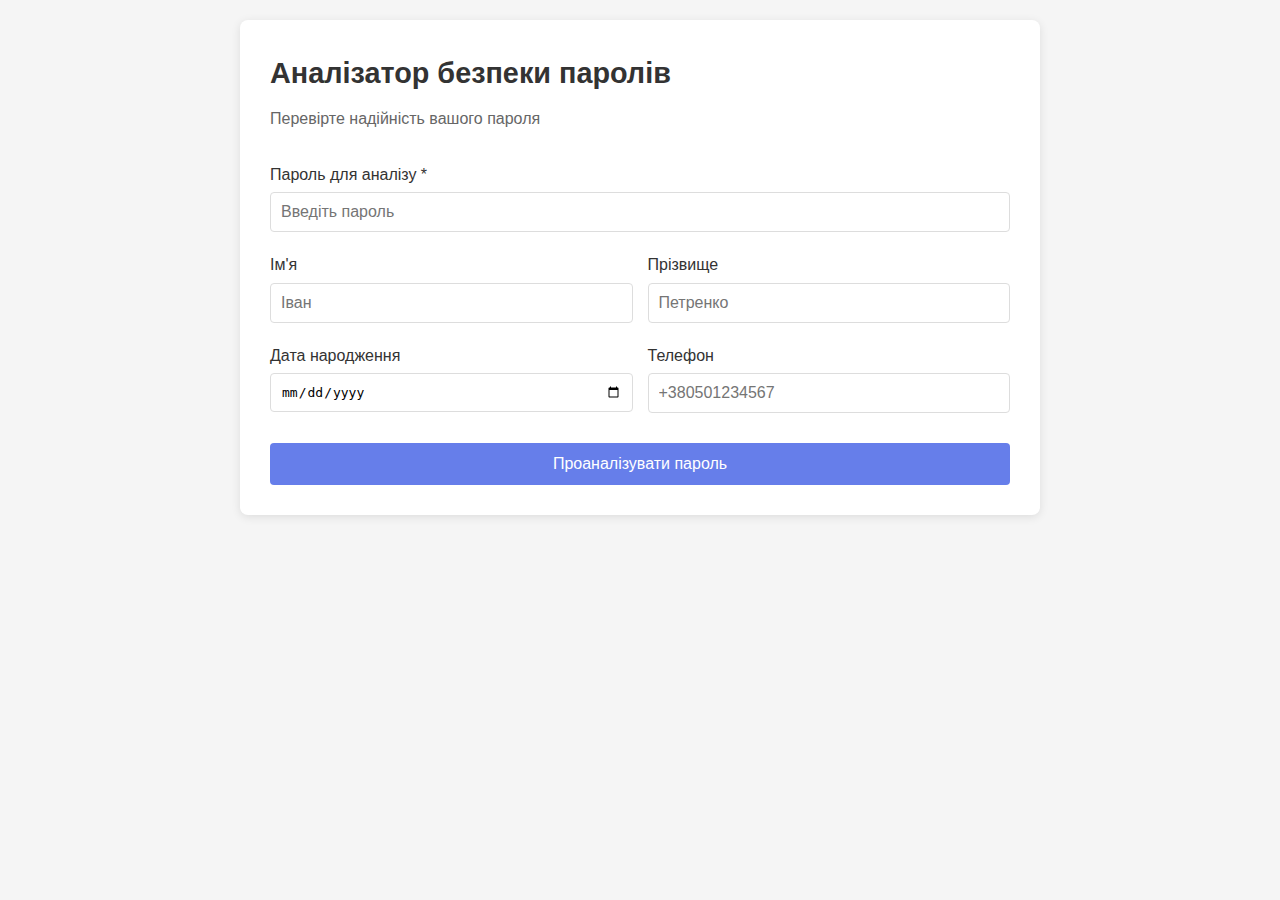
<file: lab01/index.html>
<!DOCTYPE html>
<html lang="uk">
    <head>
        <meta charset="UTF-8" />
        <meta name="viewport" content="width=device-width, initial-scale=1.0" />
        <title>Аналізатор безпеки паролів</title>
        <link rel="stylesheet" href="style.css">
    </head>
    <body>
        <div class="container">
            <h1>Аналізатор безпеки паролів</h1>
            <p class="subtitle">Перевірте надійність вашого пароля</p>

            <div class="form-group">
                <label for="password">Пароль для аналізу *</label>
                <input
                    type="text"
                    id="password"
                    placeholder="Введіть пароль"
                    required
                />
            </div>

            <div class="form-row">
                <div class="form-group">
                    <label for="firstName">Ім'я</label>
                    <input type="text" id="firstName" placeholder="Іван" />
                </div>
                <div class="form-group">
                    <label for="lastName">Прізвище</label>
                    <input type="text" id="lastName" placeholder="Петренко" />
                </div>
            </div>

            <div class="form-row">
                <div class="form-group">
                    <label for="birthDate">Дата народження</label>
                    <input type="date" id="birthDate" />
                </div>
                <div class="form-group">
                    <label for="phone">Телефон</label>
                    <input type="tel" id="phone" placeholder="+380501234567" />
                </div>
            </div>

            <button class="btn" id="analyzebtn">
                Проаналізувати пароль
            </button>

            <div class="results" id="results"></div>
        </div>

        <script defer src="script.js"></script>
    </body>
</html>
</file>
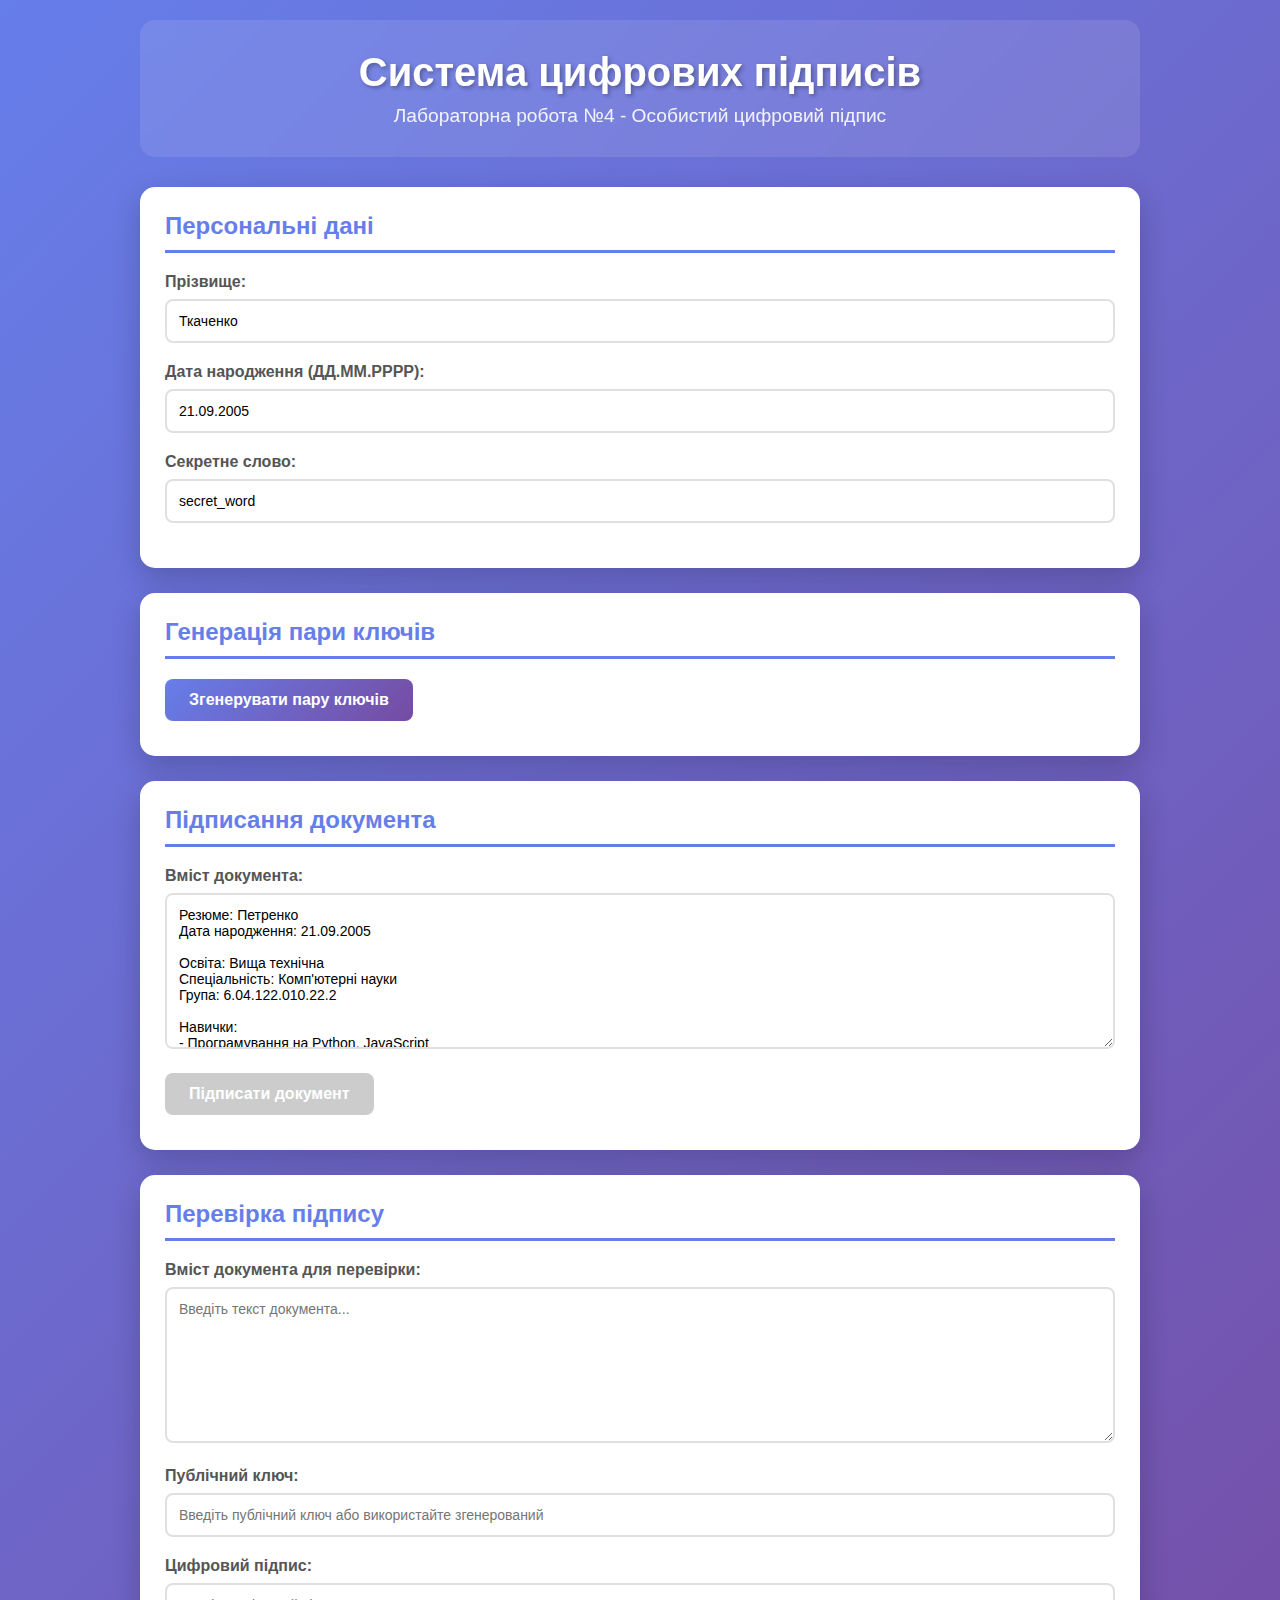
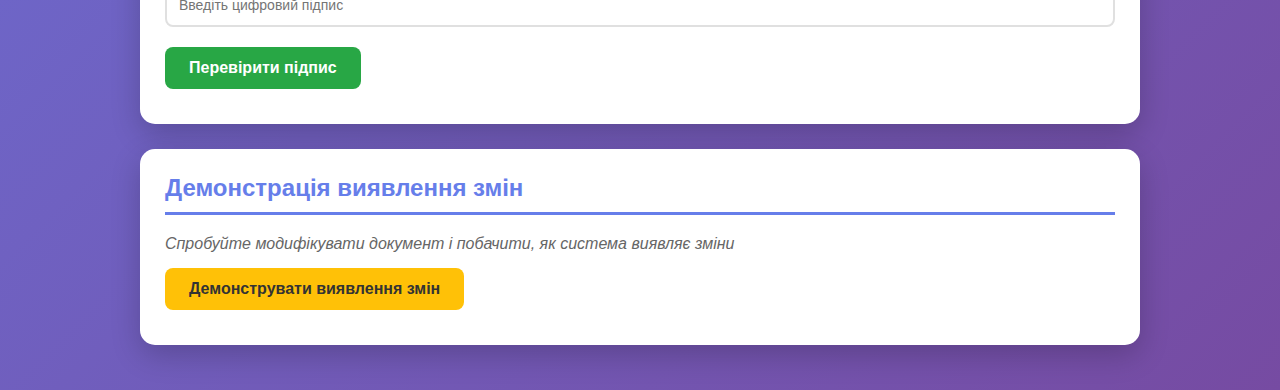
<file: lab04/index.html>
<!DOCTYPE html>
<html lang="uk">
<head>
    <meta charset="UTF-8">
    <meta name="viewport" content="width=device-width, initial-scale=1.0">
    <title>Лабораторна робота №4 - Особистий цифровий підпис</title>
    <link rel="stylesheet" href="style.css">
</head>
<body>
    <div class="container">
        <header>
            <h1>Система цифрових підписів</h1>
            <p class="subtitle">Лабораторна робота №4 - Особистий цифровий підпис</p>
        </header>

        <section class="card">
            <h2>Персональні дані</h2>
            <div class="form-group">
                <label for="name">Прізвище:</label>
                <input type="text" id="name" placeholder="Наприклад: Ткаченко" value="Ткаченко">
            </div>
            <div class="form-group">
                <label for="birthDate">Дата народження (ДД.ММ.РРРР):</label>
                <input type="text" id="birthDate" placeholder="21.09.2005" value="21.09.2005">
            </div>
            <div class="form-group">
                <label for="secretWord">Секретне слово:</label>
                <input type="text" id="secretWord" placeholder="secret_word" value="secret_word">
            </div>
        </section>

        <section class="card">
            <h2>Генерація пари ключів</h2>
            <button class="btn btn-primary" onclick="generateKeys()">Згенерувати пару ключів</button>
            <div id="keysResult" class="result-box" style="display: none;">
                <div class="key-display">
                    <div class="key-item">
                        <strong>Приватний ключ:</strong>
                        <code id="privateKey"></code>
                        <small class="warning">Не діліться цим ключем!</small>
                    </div>
                    <div class="key-item">
                        <strong>Публічний ключ:</strong>
                        <code id="publicKey"></code>
                        <small>Можна публікувати для перевірки підписів</small>
                    </div>
                </div>
                <button class="btn btn-secondary" onclick="downloadKeys()">Завантажити ключі</button>
            </div>
        </section>

        <section class="card">
            <h2>Підписання документа</h2>
            <div class="form-group">
                <label for="documentText">Вміст документа:</label>
                <textarea id="documentText" rows="8" placeholder="Введіть текст документа для підписання...">Резюме: Петренко
Дата народження: 21.09.2005

Освіта: Вища технічна
Спеціальність: Комп'ютерні науки
Група: 6.04.122.010.22.2

Навички:
- Програмування на Python, JavaScript
- Кібербезпека
- Криптографія</textarea>
            </div>
            <button class="btn btn-primary" onclick="signDocument()" id="signBtn" disabled>Підписати документ</button>
            <div id="signResult" class="result-box" style="display: none;">
                <div class="info-box">
                    <strong>Хеш документа (SHA-256):</strong>
                    <code id="documentHash"></code>
                </div>
                <div class="info-box">
                    <strong>Цифровий підпис:</strong>
                    <code id="signature"></code>
                </div>
                <button class="btn btn-secondary" onclick="downloadSignature()">Завантажити підпис</button>
            </div>
        </section>

        <section class="card">
            <h2>Перевірка підпису</h2>
            <div class="form-group">
                <label for="verifyDocumentText">Вміст документа для перевірки:</label>
                <textarea id="verifyDocumentText" rows="8" placeholder="Введіть текст документа..."></textarea>
            </div>
            <div class="form-group">
                <label for="verifyPublicKey">Публічний ключ:</label>
                <input type="text" id="verifyPublicKey" placeholder="Введіть публічний ключ або використайте згенерований">
            </div>
            <div class="form-group">
                <label for="verifySignature">Цифровий підпис:</label>
                <input type="text" id="verifySignature" placeholder="Введіть цифровий підпис">
            </div>
            <button class="btn btn-success" onclick="verifySignature()">Перевірити підпис</button>
            <div id="verifyResult" class="result-box" style="display: none;">
                <div id="verifyStatus" class="status-box"></div>
            </div>
        </section>

        <section class="card">
            <h2>Демонстрація виявлення змін</h2>
            <p class="info-text">Спробуйте модифікувати документ і побачити, як система виявляє зміни</p>
            <button class="btn btn-warning" onclick="demonstrateTampering()">Демонструвати виявлення змін</button>
            <div id="tamperResult" class="result-box" style="display: none;"></div>
        </section>
    </div>

    <script src="script.js"></script>
</body>
</html>
</file>
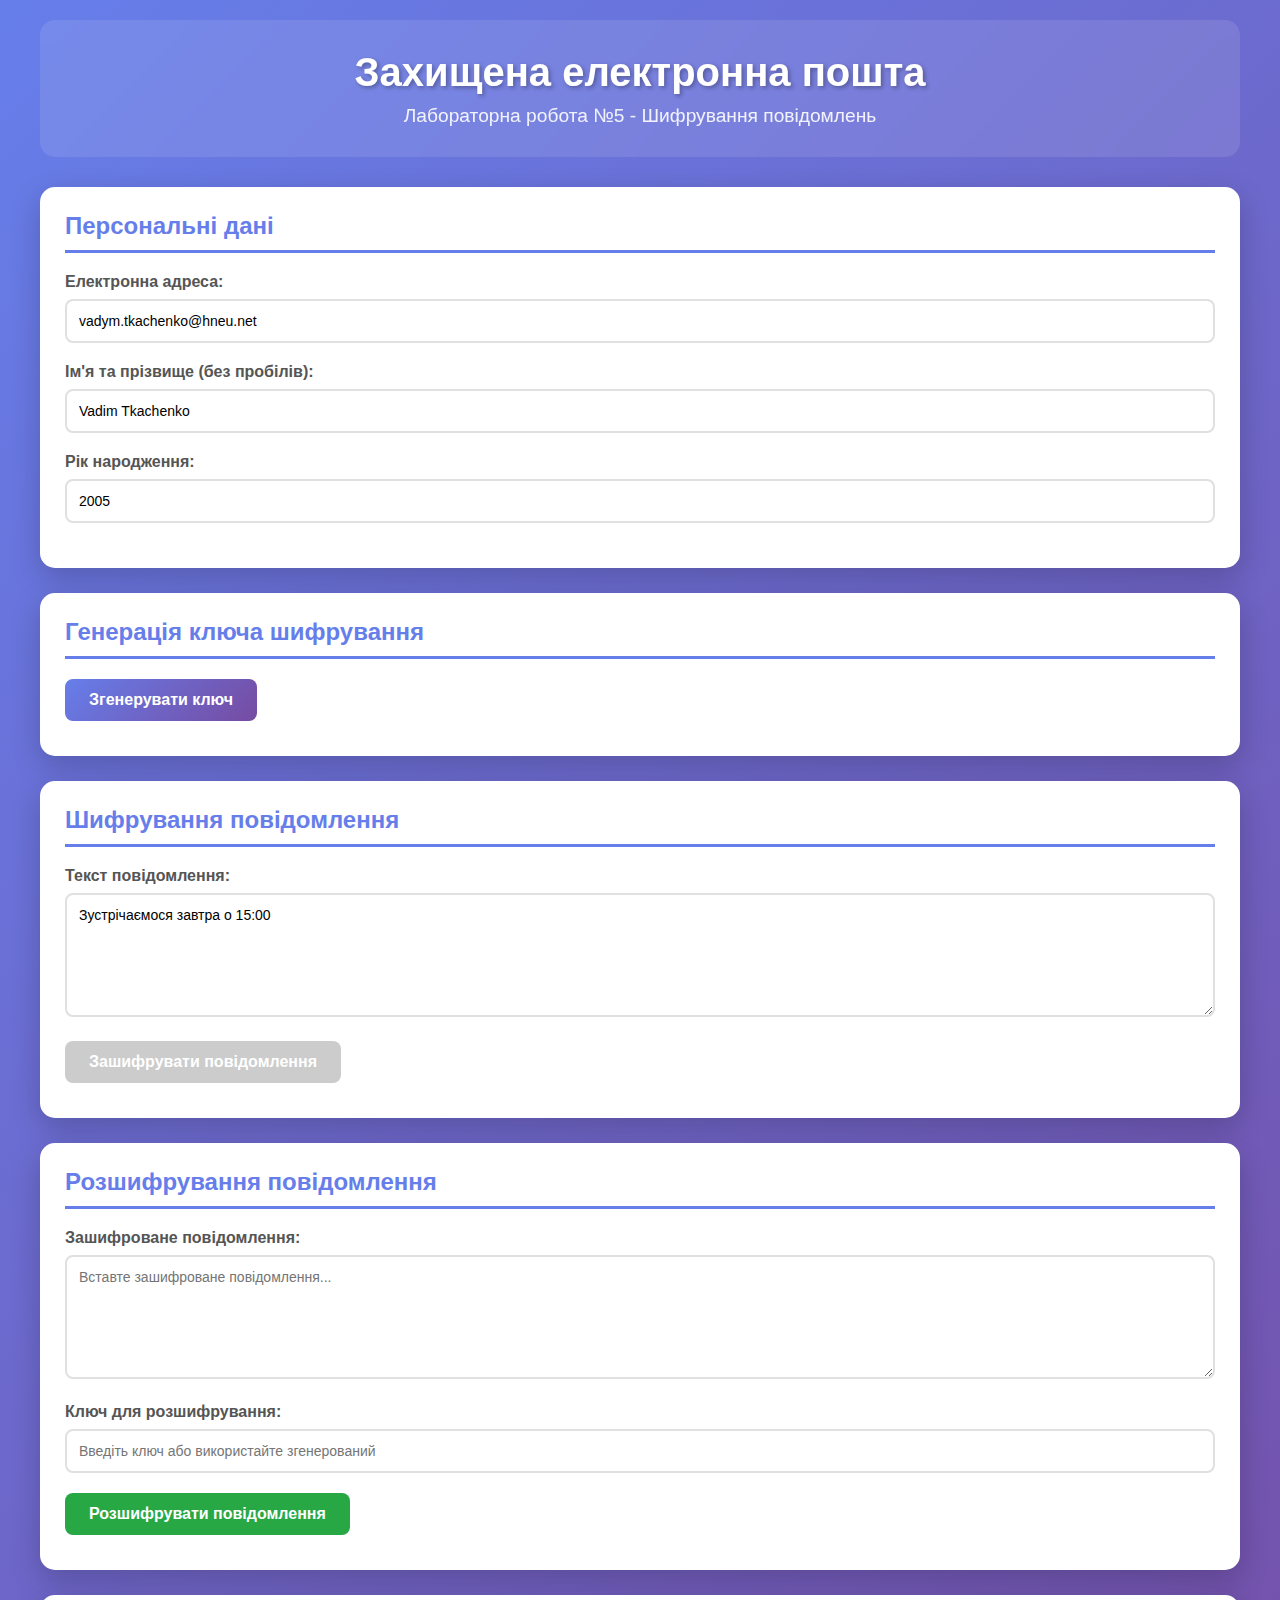
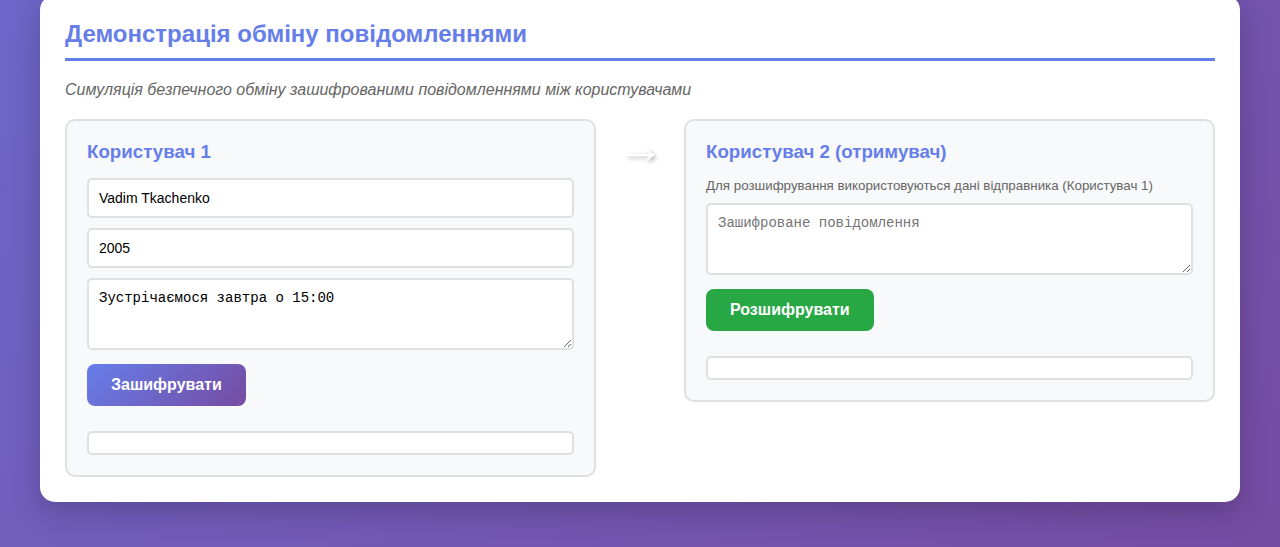
<file: lab05/index.html>
<!DOCTYPE html>
<html lang="uk">
<head>
    <meta charset="UTF-8">
    <meta name="viewport" content="width=device-width, initial-scale=1.0">
    <title>Лабораторна робота №5 - Захищена електронна пошта</title>
    <link rel="stylesheet" href="style.css">
</head>
<body>
    <div class="container">
        <header>
            <h1>Захищена електронна пошта</h1>
            <p class="subtitle">Лабораторна робота №5 - Шифрування повідомлень</p>
        </header>

        <section class="card">
            <h2>Персональні дані</h2>
            <div class="form-group">
                <label for="email">Електронна адреса:</label>
                <input type="email" id="email" placeholder="vadym.tkachenko@hneu.net" value="vadym.tkachenko@hneu.net">
            </div>
            <div class="form-group">
                <label for="name">Ім'я та прізвище (без пробілів):</label>
                <input type="text" id="name" placeholder="Vadim Tkachenko" value="Vadim Tkachenko">
            </div>
            <div class="form-group">
                <label for="year">Рік народження:</label>
                <input type="text" id="year" placeholder="2005" value="2005">
            </div>
        </section>

        <section class="card">
            <h2>Генерація ключа шифрування</h2>
            <button class="btn btn-primary" onclick="generateKey()">Згенерувати ключ</button>
            <div id="keyResult" class="result-box" style="display: none;">
                <div class="info-box">
                    <strong>Ключ шифрування:</strong>
                    <code id="encryptionKey"></code>
                    <small>Ключ генерується на основі: email + ім'я + рік</small>
                </div>
                <button class="btn btn-secondary" onclick="downloadKey()">Завантажити ключ</button>
            </div>
        </section>

        <section class="card">
            <h2>Шифрування повідомлення</h2>
            <div class="form-group">
                <label for="messageToEncrypt">Текст повідомлення:</label>
                <textarea id="messageToEncrypt" rows="6" placeholder="Введіть текст для шифрування...">Зустрічаємося завтра о 15:00</textarea>
            </div>
            <button class="btn btn-primary" onclick="encryptMessage()" id="encryptBtn" disabled>Зашифрувати повідомлення</button>
            <div id="encryptResult" class="result-box" style="display: none;">
                <div class="info-box">
                    <strong>Зашифроване повідомлення:</strong>
                    <code id="encryptedMessage"></code>
                </div>
                <button class="btn btn-secondary" onclick="copyEncrypted()">Копіювати зашифроване</button>
                <button class="btn btn-secondary" onclick="downloadEncrypted()">Завантажити як файл</button>
            </div>
        </section>

        <section class="card">
            <h2>Розшифрування повідомлення</h2>
            <div class="form-group">
                <label for="encryptedInput">Зашифроване повідомлення:</label>
                <textarea id="encryptedInput" rows="6" placeholder="Вставте зашифроване повідомлення..."></textarea>
            </div>
            <div class="form-group">
                <label for="decryptKey">Ключ для розшифрування:</label>
                <input type="text" id="decryptKey" placeholder="Введіть ключ або використайте згенерований">
            </div>
            <button class="btn btn-success" onclick="decryptMessage()">Розшифрувати повідомлення</button>
            <div id="decryptResult" class="result-box" style="display: none;">
                <div class="info-box">
                    <strong>Розшифроване повідомлення:</strong>
                    <div class="decrypted-text" id="decryptedMessage"></div>
                </div>
            </div>
        </section>

        <section class="card">
            <h2>Демонстрація обміну повідомленнями</h2>
            <p class="info-text">Симуляція безпечного обміну зашифрованими повідомленнями між користувачами</p>
            <div class="demo-section">
                <div class="demo-user">
                    <h3>Користувач 1</h3>
                    <input type="text" id="user1Name" placeholder="Ім'я" value="Vadim Tkachenko">
                    <input type="text" id="user1Year" placeholder="Рік" value="2005">
                    <textarea id="user1Message" rows="3" placeholder="Повідомлення">Зустрічаємося завтра о 15:00</textarea>
                    <button class="btn btn-primary" onclick="demoEncrypt(1)">Зашифрувати</button>
                    <div id="user1Result" class="demo-result"></div>
                </div>
                <div class="demo-arrow">→</div>
                <div class="demo-user">
                    <h3>Користувач 2 (отримувач)</h3>
                    <small style="color: #666; display: block; margin-bottom: 10px;">Для розшифрування використовуються дані відправника (Користувач 1)</small>
                    <textarea id="user2Encrypted" rows="3" placeholder="Зашифроване повідомлення"></textarea>
                    <button class="btn btn-success" onclick="demoDecrypt(2)">Розшифрувати</button>
                    <div id="user2Result" class="demo-result"></div>
                </div>
            </div>
        </section>
    </div>

    <script src="script.js"></script>
</body>
</html>
</file>
<file: lab01/style.css>
* {
    margin: 0;
    padding: 0;
    box-sizing: border-box;
}

body {
    font-family: Arial, sans-serif;
    background: #f5f5f5;
    padding: 20px;
    line-height: 1.6;
}

.container {
    max-width: 800px;
    margin: 0 auto;
    background: white;
    padding: 30px;
    border-radius: 8px;
    box-shadow: 0 2px 10px rgba(0, 0, 0, 0.1);
}

h1 {
    color: #333;
    margin-bottom: 10px;
    font-size: 1.8em;
}

.subtitle {
    color: #666;
    margin-bottom: 30px;
}

.form-group {
    margin-bottom: 20px;
}

.form-row {
    display: grid;
    grid-template-columns: 1fr 1fr;
    gap: 15px;
}

label {
    display: block;
    margin-bottom: 5px;
    color: #333;
    font-weight: 500;
}

input {
    width: 100%;
    padding: 10px;
    border: 1px solid #ddd;
    border-radius: 4px;
    font-size: 1em;
}

input:focus {
    outline: none;
    border-color: #667eea;
}

.btn {
    width: 100%;
    padding: 12px;
    background: #667eea;
    color: white;
    border: none;
    border-radius: 4px;
    font-size: 1em;
    cursor: pointer;
    margin-top: 10px;
}

.btn:hover {
    background: #5568d3;
}

.results {
    margin-top: 30px;
    display: none;
}

.results.show {
    display: block;
}

.score-box {
    background: #f8f9fa;
    padding: 20px;
    border-radius: 4px;
    margin-bottom: 20px;
    text-align: center;
    border: 2px solid #e0e0e0;
}

.score-value {
    font-size: 3em;
    font-weight: bold;
    margin: 10px 0;
}

.score-label {
    font-size: 1.2em;
    font-weight: 600;
}

.section {
    margin-bottom: 20px;
    padding: 15px;
    border-radius: 4px;
    border-left: 4px solid;
}

.section-danger {
    background: #fff5f5;
    border-color: #e53e3e;
}

.section-warning {
    background: #fffbeb;
    border-color: #f59e0b;
}

.section-success {
    background: #f0fdf4;
    border-color: #10b981;
}

.section-info {
    background: #eff6ff;
    border-color: #3b82f6;
}

.section-title {
    font-weight: bold;
    margin-bottom: 10px;
    font-size: 1.1em;
}

.section ul {
    margin-left: 20px;
}

.section li {
    margin: 5px 0;
}

.criteria {
    background: #f8f9fa;
    padding: 15px;
    border-radius: 4px;
    margin-top: 20px;
}

.criteria-title {
    font-weight: bold;
    margin-bottom: 15px;
    font-size: 1.1em;
}

.criteria-item {
    display: flex;
    justify-content: space-between;
    padding: 10px 0;
    border-bottom: 1px solid #e0e0e0;
}

.criteria-item:last-child {
    border-bottom: none;
}

.info-block {
    background: #f8f9fa;
    padding: 15px;
    border-radius: 4px;
    margin-top: 20px;
}

.info-title {
    font-weight: bold;
    margin-bottom: 10px;
}

.info-block ul {
    margin-left: 20px;
    font-size: 0.9em;
    color: #666;
}

.info-block li {
    margin: 5px 0;
}

@media (max-width: 768px) {
    .form-row {
        grid-template-columns: 1fr;
    }

    .container {
        padding: 20px;
    }
}
</file>
<file: lab04/style.css>
* {
    margin: 0;
    padding: 0;
    box-sizing: border-box;
}

body {
    font-family: 'Segoe UI', Tahoma, Geneva, Verdana, sans-serif;
    background: linear-gradient(135deg, #667eea 0%, #764ba2 100%);
    min-height: 100vh;
    padding: 20px;
    color: #333;
}

.container {
    max-width: 1000px;
    margin: 0 auto;
}

header {
    text-align: center;
    color: white;
    margin-bottom: 30px;
    padding: 30px;
    background: rgba(255, 255, 255, 0.1);
    border-radius: 15px;
    backdrop-filter: blur(10px);
}

header h1 {
    font-size: 2.5em;
    margin-bottom: 10px;
    text-shadow: 2px 2px 4px rgba(0, 0, 0, 0.3);
}

.subtitle {
    font-size: 1.2em;
    opacity: 0.9;
}

.card {
    background: white;
    border-radius: 15px;
    padding: 25px;
    margin-bottom: 25px;
    box-shadow: 0 10px 30px rgba(0, 0, 0, 0.2);
    transition: transform 0.3s ease, box-shadow 0.3s ease;
}

.card:hover {
    transform: translateY(-5px);
    box-shadow: 0 15px 40px rgba(0, 0, 0, 0.3);
}

.card h2 {
    color: #667eea;
    margin-bottom: 20px;
    font-size: 1.5em;
    border-bottom: 3px solid #667eea;
    padding-bottom: 10px;
}

.form-group {
    margin-bottom: 20px;
}

.form-group label {
    display: block;
    margin-bottom: 8px;
    font-weight: 600;
    color: #555;
}

.form-group input,
.form-group textarea {
    width: 100%;
    padding: 12px;
    border: 2px solid #e0e0e0;
    border-radius: 8px;
    font-size: 14px;
    transition: border-color 0.3s ease;
    font-family: inherit;
}

.form-group input:focus,
.form-group textarea:focus {
    outline: none;
    border-color: #667eea;
    box-shadow: 0 0 0 3px rgba(102, 126, 234, 0.1);
}

.form-group textarea {
    resize: vertical;
    min-height: 120px;
}

.btn {
    padding: 12px 24px;
    border: none;
    border-radius: 8px;
    font-size: 16px;
    font-weight: 600;
    cursor: pointer;
    transition: all 0.3s ease;
    margin-right: 10px;
    margin-bottom: 10px;
}

.btn-primary {
    background: linear-gradient(135deg, #667eea 0%, #764ba2 100%);
    color: white;
}

.btn-primary:hover {
    transform: translateY(-2px);
    box-shadow: 0 5px 15px rgba(102, 126, 234, 0.4);
}

.btn-primary:disabled {
    background: #ccc;
    cursor: not-allowed;
    transform: none;
}

.btn-secondary {
    background: #6c757d;
    color: white;
}

.btn-secondary:hover {
    background: #5a6268;
    transform: translateY(-2px);
}

.btn-success {
    background: #28a745;
    color: white;
}

.btn-success:hover {
    background: #218838;
    transform: translateY(-2px);
}

.btn-warning {
    background: #ffc107;
    color: #333;
}

.btn-warning:hover {
    background: #e0a800;
    transform: translateY(-2px);
}

.result-box {
    margin-top: 20px;
    padding: 20px;
    background: #f8f9fa;
    border-radius: 10px;
    border-left: 4px solid #667eea;
}

.key-display {
    display: grid;
    grid-template-columns: 1fr 1fr;
    gap: 20px;
    margin-bottom: 20px;
}

.key-item {
    padding: 15px;
    background: white;
    border-radius: 8px;
    border: 2px solid #e0e0e0;
}

.key-item strong {
    display: block;
    margin-bottom: 10px;
    color: #667eea;
}

.key-item code {
    display: block;
    padding: 10px;
    background: #f8f9fa;
    border-radius: 5px;
    word-break: break-all;
    font-size: 14px;
    color: #333;
    margin-bottom: 8px;
}

.key-item small {
    display: block;
    color: #666;
    font-size: 12px;
}

.warning {
    color: #dc3545 !important;
    font-weight: 600;
}

.info-box {
    margin-bottom: 15px;
    padding: 15px;
    background: white;
    border-radius: 8px;
    border: 2px solid #e0e0e0;
}

.info-box strong {
    display: block;
    margin-bottom: 8px;
    color: #667eea;
}

.info-box code {
    display: block;
    padding: 10px;
    background: #f8f9fa;
    border-radius: 5px;
    word-break: break-all;
    font-size: 13px;
    color: #333;
}

.status-box {
    padding: 20px;
    border-radius: 8px;
    font-size: 18px;
    font-weight: 600;
    text-align: center;
}

.status-valid {
    background: #d4edda;
    color: #155724;
    border: 2px solid #c3e6cb;
}

.status-invalid {
    background: #f8d7da;
    color: #721c24;
    border: 2px solid #f5c6cb;
}

.info-section {
    background: linear-gradient(135deg, #f5f7fa 0%, #c3cfe2 100%);
}

.principle-box {
    background: white;
    padding: 20px;
    border-radius: 10px;
    margin-top: 15px;
}

.principle-box h3 {
    color: #667eea;
    margin-bottom: 15px;
}

.principle-box ol {
    margin-left: 20px;
    margin-bottom: 15px;
}

.principle-box li {
    margin-bottom: 10px;
    line-height: 1.6;
}

.note {
    padding: 15px;
    background: #fff3cd;
    border-left: 4px solid #ffc107;
    border-radius: 5px;
    color: #856404;
    font-size: 14px;
}

.info-text {
    color: #666;
    margin-bottom: 15px;
    font-style: italic;
}

/* Анімації */
@keyframes fadeIn {
    from {
        opacity: 0;
        transform: translateY(10px);
    }
    to {
        opacity: 1;
        transform: translateY(0);
    }
}

.result-box {
    animation: fadeIn 0.5s ease;
}

/* Адаптивність */
@media (max-width: 768px) {
    .key-display {
        grid-template-columns: 1fr;
    }
    
    header h1 {
        font-size: 2em;
    }
    
    .card {
        padding: 15px;
    }
}
</file>
<file: lab05/style.css>
* {
    margin: 0;
    padding: 0;
    box-sizing: border-box;
}

body {
    font-family: 'Segoe UI', Tahoma, Geneva, Verdana, sans-serif;
    background: linear-gradient(135deg, #667eea 0%, #764ba2 100%);
    min-height: 100vh;
    padding: 20px;
    color: #333;
}

.container {
    max-width: 1200px;
    margin: 0 auto;
}

header {
    text-align: center;
    color: white;
    margin-bottom: 30px;
    padding: 30px;
    background: rgba(255, 255, 255, 0.1);
    border-radius: 15px;
    backdrop-filter: blur(10px);
}

header h1 {
    font-size: 2.5em;
    margin-bottom: 10px;
    text-shadow: 2px 2px 4px rgba(0, 0, 0, 0.3);
}

.subtitle {
    font-size: 1.2em;
    opacity: 0.9;
}

.card {
    background: white;
    border-radius: 15px;
    padding: 25px;
    margin-bottom: 25px;
    box-shadow: 0 10px 30px rgba(0, 0, 0, 0.2);
    transition: transform 0.3s ease, box-shadow 0.3s ease;
}

.card:hover {
    transform: translateY(-5px);
    box-shadow: 0 15px 40px rgba(0, 0, 0, 0.3);
}

.card h2 {
    color: #667eea;
    margin-bottom: 20px;
    font-size: 1.5em;
    border-bottom: 3px solid #667eea;
    padding-bottom: 10px;
}

.form-group {
    margin-bottom: 20px;
}

.form-group label {
    display: block;
    margin-bottom: 8px;
    font-weight: 600;
    color: #555;
}

.form-group input,
.form-group textarea {
    width: 100%;
    padding: 12px;
    border: 2px solid #e0e0e0;
    border-radius: 8px;
    font-size: 14px;
    transition: border-color 0.3s ease;
    font-family: inherit;
}

.form-group input:focus,
.form-group textarea:focus {
    outline: none;
    border-color: #667eea;
    box-shadow: 0 0 0 3px rgba(102, 126, 234, 0.1);
}

.form-group textarea {
    resize: vertical;
    min-height: 120px;
}

.btn {
    padding: 12px 24px;
    border: none;
    border-radius: 8px;
    font-size: 16px;
    font-weight: 600;
    cursor: pointer;
    transition: all 0.3s ease;
    margin-right: 10px;
    margin-bottom: 10px;
}

.btn-primary {
    background: linear-gradient(135deg, #667eea 0%, #764ba2 100%);
    color: white;
}

.btn-primary:hover {
    transform: translateY(-2px);
    box-shadow: 0 5px 15px rgba(102, 126, 234, 0.4);
}

.btn-primary:disabled {
    background: #ccc;
    cursor: not-allowed;
    transform: none;
}

.btn-secondary {
    background: #6c757d;
    color: white;
}

.btn-secondary:hover {
    background: #5a6268;
    transform: translateY(-2px);
}

.btn-success {
    background: #28a745;
    color: white;
}

.btn-success:hover {
    background: #218838;
    transform: translateY(-2px);
}

.result-box {
    margin-top: 20px;
    padding: 20px;
    background: #f8f9fa;
    border-radius: 10px;
    border-left: 4px solid #667eea;
    animation: fadeIn 0.5s ease;
}

.info-box {
    margin-bottom: 15px;
    padding: 15px;
    background: white;
    border-radius: 8px;
    border: 2px solid #e0e0e0;
}

.info-box strong {
    display: block;
    margin-bottom: 8px;
    color: #667eea;
}

.info-box code {
    display: block;
    padding: 10px;
    background: #f8f9fa;
    border-radius: 5px;
    word-break: break-all;
    font-size: 13px;
    color: #333;
    margin-bottom: 8px;
    font-family: 'Courier New', monospace;
}

.info-box small {
    display: block;
    color: #666;
    font-size: 12px;
}

.decrypted-text {
    padding: 15px;
    background: #d4edda;
    border: 2px solid #c3e6cb;
    border-radius: 8px;
    color: #155724;
    font-size: 16px;
    font-weight: 500;
}

.demo-section {
    display: grid;
    grid-template-columns: 1fr auto 1fr;
    gap: 20px;
    align-items: start;
    margin-top: 20px;
}

.demo-user {
    padding: 20px;
    background: #f8f9fa;
    border-radius: 10px;
    border: 2px solid #e0e0e0;
}

.demo-user h3 {
    color: #667eea;
    margin-bottom: 15px;
}

.demo-user input,
.demo-user textarea {
    width: 100%;
    padding: 10px;
    margin-bottom: 10px;
    border: 2px solid #e0e0e0;
    border-radius: 5px;
    font-size: 14px;
}

.demo-arrow {
    font-size: 3em;
    color: white;
    display: flex;
    align-items: center;
    justify-content: center;
    text-shadow: 2px 2px 4px rgba(0, 0, 0, 0.3);
}

.demo-result {
    margin-top: 15px;
    padding: 10px;
    background: white;
    border-radius: 5px;
    border: 2px solid #e0e0e0;
    font-size: 12px;
    word-break: break-all;
    max-height: 150px;
    overflow-y: auto;
}

.info-section {
    background: linear-gradient(135deg, #f5f7fa 0%, #c3cfe2 100%);
}

.principle-box {
    background: white;
    padding: 20px;
    border-radius: 10px;
    margin-top: 15px;
}

.principle-box h3 {
    color: #667eea;
    margin-bottom: 15px;
}

.principle-box ol {
    margin-left: 20px;
    margin-bottom: 15px;
}

.principle-box li {
    margin-bottom: 10px;
    line-height: 1.6;
}

.note {
    padding: 15px;
    background: #fff3cd;
    border-left: 4px solid #ffc107;
    border-radius: 5px;
    color: #856404;
    font-size: 14px;
}

.info-text {
    color: #666;
    margin-bottom: 15px;
    font-style: italic;
}

@keyframes fadeIn {
    from {
        opacity: 0;
        transform: translateY(10px);
    }
    to {
        opacity: 1;
        transform: translateY(0);
    }
}

@media (max-width: 768px) {
    .demo-section {
        grid-template-columns: 1fr;
    }
    
    .demo-arrow {
        transform: rotate(90deg);
    }
    
    header h1 {
        font-size: 2em;
    }
    
    .card {
        padding: 15px;
    }
}
</file>
